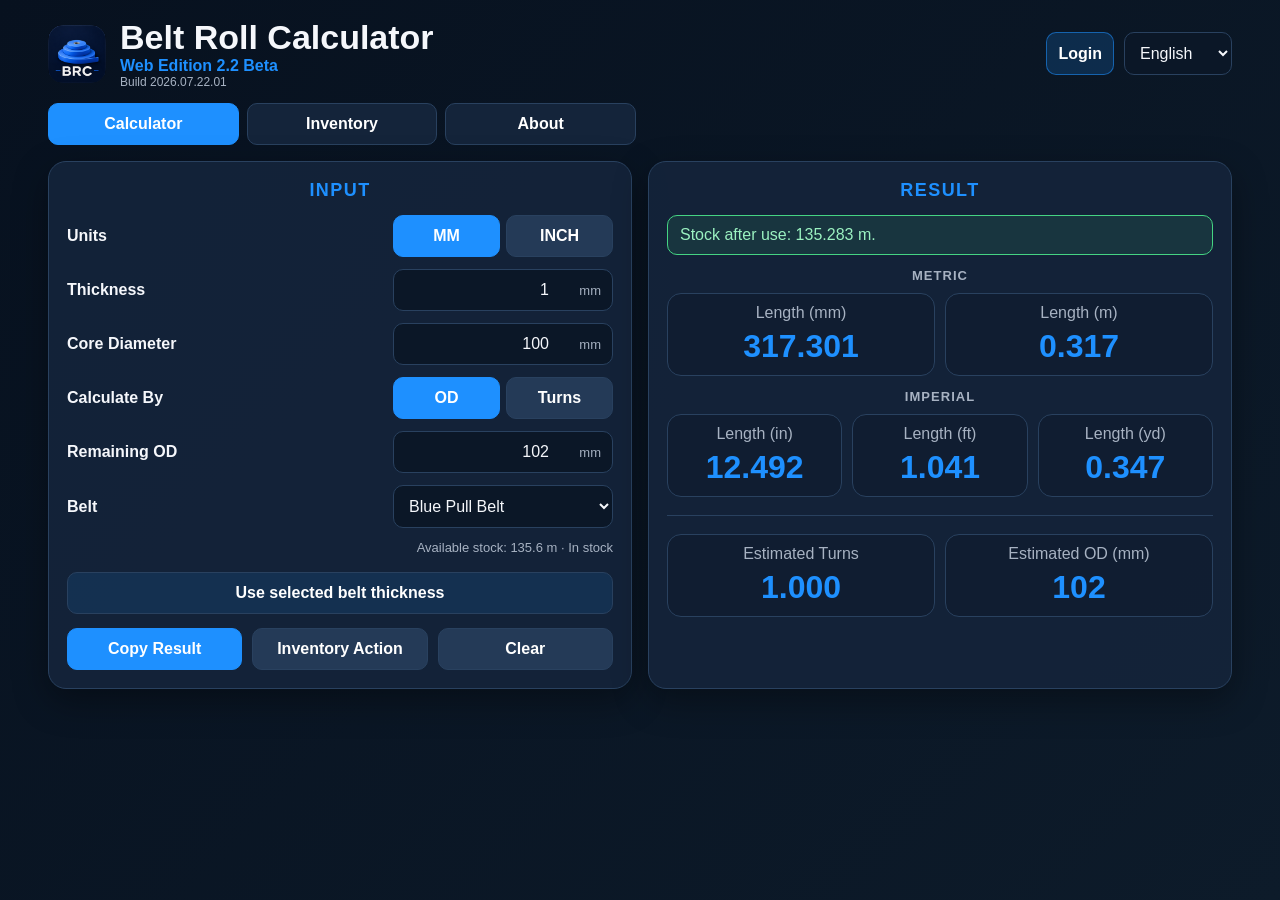
<file: belt-roll-calculator/index.html>
<!doctype html>
<html lang="en">
<head>
  <meta charset="utf-8">
  <meta name="viewport" content="width=device-width,initial-scale=1,viewport-fit=cover">
  <meta name="theme-color" content="#0d1b2a">
  <meta name="apple-mobile-web-app-capable" content="yes">
  <meta name="apple-mobile-web-app-title" content="Belt Calculator">
  <meta name="description" content="Calculate belt-roll length and manage local belt inventory.">
  <link rel="manifest" href="manifest.webmanifest">
  <link rel="apple-touch-icon" href="assets/icons/icon-180.png">
  <link rel="stylesheet" href="css/app.css">
  <title>Belt Roll Calculator</title>
</head>
<body>
  <main class="app">
    <header>
      <div class="brand">
        <img src="assets/icons/icon-192.png" alt="Belt Roll Calculator logo">
        <div>
          <h1>Belt Roll Calculator</h1>
          <div class="version">Web Edition 2.2 Beta</div>
          <div class="build">Build 2026.07.22.01</div>
        </div>
      </div>
      <div class="top">
        <button id="loginBtn" class="session" type="button">Login</button>
        <label class="sr-only" for="lang">Language</label>
        <select id="lang" aria-label="Language">
          <option value="en">English</option>
          <option value="zh">简体中文</option>
          <option value="es">Español</option>
        </select>
      </div>
    </header>

    <nav aria-label="Main navigation">
      <button class="tab active" type="button" data-page="calculator" data-i="calculator">Calculator</button>
      <button class="tab" type="button" data-page="inventory" data-i="inventory">Inventory</button>
      <button class="tab admin-tab" type="button" data-page="logs" data-i="logs">Logs</button>
      <button class="tab admin-tab" type="button" data-page="users" data-i="users">Users</button>
      <button class="tab admin-tab" type="button" data-page="settings" data-i="settings">Settings</button>
      <button class="tab" type="button" data-page="about" data-i="about">About</button>
    </nav>

    <section id="calculator" class="page active">
      <div class="grid">
        <div class="panel">
          <h2 data-i="input">Input</h2>
          <div class="row">
            <span class="field-label" data-i="units">Units</span>
            <div class="seg" role="group" aria-label="Units">
              <button id="uMM" type="button" data-unit="MM">MM</button>
              <button id="uIN" type="button" data-unit="IN">INCH</button>
            </div>
          </div>
          <div class="row">
            <label for="thickness" data-i="thickness">Thickness</label>
            <div class="input"><input id="thickness" type="number" value="1" min="0" step="any"><span class="dimension-unit">mm</span></div>
          </div>
          <div class="row">
            <label for="core" data-i="core">Core Diameter</label>
            <div class="input"><input id="core" type="number" value="100" min="0" step="any"><span class="dimension-unit">mm</span></div>
          </div>
          <div class="row">
            <span class="field-label" data-i="calculateBy">Calculate By</span>
            <div class="seg" role="group" aria-label="Calculation method">
              <button id="mOD" type="button" data-mode="od" data-i="odLabel">OD</button>
              <button id="mTurns" type="button" data-mode="turns" data-i="turns">Turns</button>
            </div>
          </div>
          <div class="row">
            <label id="remainingLabel" for="remaining">Remaining OD</label>
            <div class="input"><input id="remaining" type="number" value="102" min="0" step="any"><span id="remainingUnit">mm</span></div>
          </div>
          <div class="row">
            <label for="beltSelect" data-i="belt">Belt</label>
            <select id="beltSelect"></select>
          </div>
          <div id="selectedBeltStatus" class="belt-status" aria-live="polite"></div>
          <button id="useBeltThickness" class="secondary wide" type="button" data-i="useBeltThickness">Use selected belt thickness</button>
          <div class="actions">
            <button id="copyBtn" class="primary" type="button" data-i="copy">Copy Result</button>
            <button id="invActionBtn" type="button" data-i="inventoryAction">Inventory Action</button>
            <button id="clearBtn" type="button" data-i="clear">Clear</button>
          </div>
        </div>

        <div class="panel">
          <h2 data-i="result">Result</h2>
          <div id="warn" role="status" aria-live="polite"></div>
          <div class="result">
            <h3 data-i="metric">Metric</h3>
            <div class="cards two">
              <div><p id="labMM">Length (mm)</p><b id="valMM">-</b></div>
              <div><p id="labM">Length (m)</p><b id="valM">-</b></div>
            </div>
            <h3 data-i="imperial">Imperial</h3>
            <div class="cards three">
              <div><p id="labIN">Length (in)</p><b id="valIN">-</b></div>
              <div><p id="labFT">Length (ft)</p><b id="valFT">-</b></div>
              <div><p id="labYD">Length (yd)</p><b id="valYD">-</b></div>
            </div>
            <hr>
            <div class="cards two checks">
              <div><p id="turnsLabel">Estimated Turns</p><b id="turnsVal">-</b></div>
              <div><p id="odResultLabel">Estimated OD</p><b id="odResultVal">-</b></div>
            </div>
          </div>
        </div>
      </div>
    </section>

    <section id="inventory" class="page">
      <div id="inventorySummary" class="summary-cards" aria-live="polite"></div>
      <div class="grid">
        <div class="panel">
          <h2 data-i="inventory">Inventory</h2>
          <div class="bar">
            <label class="sr-only" for="search" data-i="search">Search</label>
            <input id="search" type="search" placeholder="Search" data-i-placeholder="search">
            <button id="addBelt" class="primary admin-only" type="button" data-i="addBelt">Add Belt</button>
          </div>
          <div id="beltList"></div>
        </div>
        <div class="panel">
          <h2 data-i="beltDetail">Belt Detail</h2>
          <div id="beltDetail"></div>
        </div>
      </div>
    </section>

    <section id="logs" class="page">
      <div class="panel">
        <h2 data-i="logs">Logs</h2>
        <div class="bar">
          <label class="sr-only" for="logSearch" data-i="searchLogs">Search logs</label>
          <input id="logSearch" type="search" placeholder="Search logs" data-i-placeholder="searchLogs">
          <button id="exportLogs" type="button" data-i="exportCsv">Export CSV</button>
          <button id="clearLogs" class="danger" type="button" data-i="clearLogs">Clear Logs</button>
        </div>
        <div id="logList"></div>
      </div>
    </section>

    <section id="users" class="page">
      <div class="panel narrow">
        <h2 data-i="users">Users</h2>
        <div id="userList"></div>
        <h3 data-i="addUser">Add User</h3>
        <div class="row"><label for="newUserName" data-i="username">Username</label><input id="newUserName" maxlength="50" autocomplete="off"></div>
        <div class="row"><label for="newUserPin" data-i="pin">4-digit PIN</label><input id="newUserPin" inputmode="numeric" maxlength="4" type="password" autocomplete="new-password"></div>
        <button id="addUserBtn" class="primary wide" type="button" data-i="addUser">Add User</button>
      </div>
    </section>

    <section id="settings" class="page">
      <div class="panel narrow">
        <h2 data-i="settings">Settings</h2>
        <div class="row">
          <span class="field-label" data-i="passwordProtection">Inventory Password Protection</span>
          <div class="seg" role="group" aria-label="Inventory password protection">
            <button id="secOn" type="button" data-value="on">ON</button>
            <button id="secOff" type="button" data-value="off">OFF</button>
          </div>
        </div>
        <button id="saveSettings" class="primary wide" type="button" data-i="saveSettings">Save Settings</button>
        <hr>
        <h3 data-i="dataBackup">Data Backup</h3>
        <p class="muted" data-i="backupHelp">Export a backup before moving to a new device or clearing browser data.</p>
        <div class="actions">
          <button id="exportBackup" type="button" data-i="exportBackup">Export Backup</button>
          <button id="importBackup" type="button" data-i="importBackup">Import Backup</button>
          <input id="backupFile" class="sr-only" type="file" accept="application/json,.json">
        </div>
      </div>
    </section>

    <section id="about" class="page">
      <div class="panel about">
        <h2 data-i="about">About</h2>
        <img id="aboutLogo" class="about-logo" src="assets/logo/brc-logo.png" alt="Belt Roll Calculator">
        <h3>Belt Roll Calculator</h3>
        <p>Web Edition 2.2 Beta</p>
        <p>Build 2026.07.22.01</p>
        <p data-i="localDataNote">Inventory data is stored on this device. Export regular backups.</p>
        <p>Designed and Developed by<br><b>Raymond Lei</b></p>
        <p>Copyright © 2026 Raymond Lei</p>
        <p>All Rights Reserved.</p>
      </div>
    </section>
  </main>

  <div id="toast" role="status" aria-live="polite"></div>

  <div id="loginModal" class="modal" aria-hidden="true">
    <div class="dialog" role="dialog" aria-modal="true" aria-labelledby="loginTitle">
      <h2 id="loginTitle" data-i="login">Login</h2>
      <div class="row"><label for="loginUser" data-i="user">User</label><select id="loginUser"></select></div>
      <div class="row"><label for="loginPin" data-i="pin">4-digit PIN</label><input id="loginPin" inputmode="numeric" maxlength="4" type="password" autocomplete="current-password"></div>
      <div class="actions"><button id="doLogin" class="primary" type="button" data-i="login">Login</button><button type="button" data-close="loginModal" data-i="cancel">Cancel</button></div>
    </div>
  </div>

  <div id="beltModal" class="modal" aria-hidden="true">
    <div class="dialog" role="dialog" aria-modal="true" aria-labelledby="beltModalTitle">
      <h2 id="beltModalTitle" data-i="belt">Belt</h2>
      <div class="form" id="beltForm"></div>
      <div class="actions"><button id="saveBelt" class="primary" type="button" data-i="save">Save</button><button id="deleteBelt" class="danger" type="button" data-i="delete">Delete</button><button type="button" data-close="beltModal" data-i="cancel">Cancel</button></div>
    </div>
  </div>

  <div id="actionModal" class="modal" aria-hidden="true">
    <div class="dialog" role="dialog" aria-modal="true" aria-labelledby="actionTitle">
      <h2 id="actionTitle" data-i="inventoryAction">Inventory Action</h2>
      <div id="actionSummary" class="action-summary"></div>
      <div class="row">
        <label for="actionType" data-i="operation">Operation</label>
        <select id="actionType">
          <option value="use" data-i="useStock">Use Stock</option>
          <option value="add" data-i="addStock">Add Stock</option>
          <option value="set" data-i="setBalance">Set Balance</option>
        </select>
      </div>
      <div class="row"><label for="actionAmount" data-i="amountM">Amount (m)</label><input id="actionAmount" type="number" min="0" step="any"></div>
      <div id="passwordRow" class="row"><label for="actionPin" data-i="pin">4-digit PIN</label><input id="actionPin" inputmode="numeric" maxlength="4" type="password" autocomplete="current-password"></div>
      <div class="row"><label for="actionNote" data-i="notes">Notes</label><textarea id="actionNote" maxlength="500"></textarea></div>
      <p id="setWarn" class="warning" data-i="setWarning">Set Balance will overwrite inventory.</p>
      <div class="actions"><button id="confirmAction" class="primary" type="button" data-i="confirm">Confirm</button><button type="button" data-close="actionModal" data-i="cancel">Cancel</button></div>
    </div>
  </div>

  <script type="module" src="js/app.js"></script>
</body>
</html>
</file>
<file: belt-roll-calculator/css/app.css>
:root {
  --bg: #0d1b2a;
  --bg-deep: #07111f;
  --card: #14243a;
  --field: #0b1727;
  --line: #29415f;
  --text: #f5f7fb;
  --muted: #a7b2c2;
  --blue: #1e90ff;
  --blue-dark: #116fca;
  --red: #c84a4a;
  --green: #45d483;
  --yellow: #f0c849;
  --shadow: 0 12px 34px rgb(0 0 0 / 35%);
}

* { box-sizing: border-box; }

html { min-height: 100%; }

body {
  min-height: 100vh;
  margin: 0;
  font-family: -apple-system, BlinkMacSystemFont, "Segoe UI", Arial, sans-serif;
  background: linear-gradient(135deg, var(--bg-deep), var(--bg));
  color: var(--text);
}

button, input, select, textarea { font: inherit; }
button { cursor: pointer; }
button:disabled { cursor: not-allowed; opacity: .5; }
button:focus-visible, input:focus-visible, select:focus-visible, textarea:focus-visible {
  outline: 3px solid rgb(30 144 255 / 45%);
  outline-offset: 2px;
}

.app { max-width: 1220px; margin: auto; padding: 18px; }

header {
  display: flex;
  justify-content: space-between;
  align-items: center;
  gap: 14px;
  margin-bottom: 14px;
}

.brand { display: flex; align-items: center; gap: 14px; }
.brand img { width: 58px; height: 58px; border-radius: 15px; }
h1 { margin: 0; font-size: clamp(24px, 4vw, 34px); }
h3 { margin-bottom: 10px; }
.version { color: var(--blue); font-weight: 800; }
.build { color: var(--muted); font-size: 12px; }
.top { display: flex; gap: 10px; }

select, input, textarea {
  width: 100%;
  padding: 11px;
  border: 1px solid var(--line);
  border-radius: 10px;
  background: var(--field);
  color: var(--text);
}

textarea { min-height: 82px; resize: vertical; }

nav {
  display: grid;
  grid-template-columns: repeat(6, 1fr);
  gap: 8px;
  margin: 12px 0 16px;
}

button {
  padding: 11px;
  border: 1px solid var(--line);
  border-radius: 10px;
  background: #243a57;
  color: #fff;
  font-weight: 800;
}

button:hover:not(:disabled) { filter: brightness(1.1); }
.tab { background: var(--card); }
.tab.active, .seg button.active { border-color: var(--blue); background: var(--blue); }
.primary { border-color: var(--blue); background: var(--blue); }
.secondary { background: rgb(30 144 255 / 12%); }
.danger { border-color: var(--red); background: var(--red); }
.session { border-color: rgb(30 144 255 / 55%); background: rgb(30 144 255 / 18%); }
.wide { width: 100%; }

.page { display: none; }
.page.active { display: block; }
.grid { display: grid; grid-template-columns: 1fr 1fr; gap: 16px; }

.panel {
  padding: 18px;
  border: 1px solid var(--line);
  border-radius: 18px;
  background: rgb(20 36 58 / 94%);
  box-shadow: var(--shadow);
}

.panel h2 {
  margin: 0 0 14px;
  color: var(--blue);
  font-size: 18px;
  letter-spacing: .08em;
  text-align: center;
  text-transform: uppercase;
}

.row {
  display: grid;
  grid-template-columns: minmax(120px, 1fr) minmax(150px, 220px);
  gap: 12px;
  align-items: center;
  margin: 12px 0;
}

.field-label, .row label { font-weight: 650; }
.seg { display: grid; grid-template-columns: 1fr 1fr; gap: 6px; }
.input { position: relative; }
.input input { padding-right: 48px; text-align: right; }
.input span { position: absolute; top: 50%; right: 12px; transform: translateY(-50%); color: var(--muted); font-size: 13px; }
.actions { display: flex; flex-wrap: wrap; gap: 10px; margin-top: 14px; }
.actions button { flex: 1; }

.belt-status {
  min-height: 22px;
  margin: 2px 0 10px;
  color: var(--muted);
  font-size: 13px;
  text-align: right;
}

.belt-status.low { color: var(--yellow); }
.cards { display: grid; gap: 10px; }
.two { grid-template-columns: 1fr 1fr; }
.three { grid-template-columns: repeat(3, 1fr); }
.cards > div, .center, .summary-card {
  padding: 10px;
  border: 1px solid var(--line);
  border-radius: 14px;
  background: rgb(11 23 39 / 38%);
  text-align: center;
}

.cards p, .center p { margin: 0 0 6px; color: var(--muted); }
.cards b, .center b { color: var(--blue); font-size: clamp(22px, 3.2vw, 32px); }
.result h3 { color: var(--muted); font-size: 13px; letter-spacing: .08em; text-align: center; text-transform: uppercase; }
hr { border: 0; border-top: 1px solid var(--line); margin: 18px 0; }

.warning, .success-note {
  margin: 0 0 12px;
  padding: 10px 12px;
  border: 1px solid var(--yellow);
  border-radius: 10px;
  background: rgb(240 200 73 / 12%);
  color: #ffe899;
}

.success-note { border-color: var(--green); background: rgb(69 212 131 / 10%); color: #9bf2c1; }
.bar { display: flex; gap: 10px; margin-bottom: 12px; }
.bar input { min-width: 120px; }
.bar button { white-space: nowrap; }

.summary-cards {
  display: grid;
  grid-template-columns: repeat(3, 1fr);
  gap: 12px;
  margin-bottom: 16px;
}

.summary-card span { display: block; color: var(--muted); font-size: 13px; }
.summary-card b { display: block; margin-top: 4px; color: var(--blue); font-size: 26px; }
.summary-card.low b { color: var(--yellow); }

.belt-card, .log-card, .user-card {
  margin: 8px 0;
  padding: 12px;
  border: 1px solid var(--line);
  border-radius: 14px;
  background: rgb(11 23 39 / 45%);
}

.belt-card { width: 100%; color: var(--text); text-align: left; }
.belt-card.active { outline: 2px solid var(--blue); }
.belt-card.low { border-color: var(--yellow); }
.title { font-size: 18px; font-weight: 900; }
.sub { color: var(--muted); font-size: 13px; }
.stock { margin-top: 3px; color: var(--green); font-size: 22px; font-weight: 900; }
.low .stock { color: var(--yellow); }
.empty-state { padding: 24px 12px; color: var(--muted); text-align: center; }
.detail-row { display: flex; justify-content: space-between; gap: 12px; padding: 8px 0; border-bottom: 1px solid var(--line); }
.detail-row span { color: var(--muted); }
.detail-row b { overflow-wrap: anywhere; text-align: right; }
.narrow { max-width: 780px; margin: auto; }
.muted { color: var(--muted); }
.about { text-align: center; }
.about-logo { width: min(max(110px, 24vw), 190px); height: min(max(110px, 24vw), 190px); border-radius: 22%; cursor: pointer; }
.about-logo.easter { animation: easter 5s ease-in-out; }

@keyframes easter {
  0%, 100% { filter: hue-rotate(0); transform: scale(1); }
  25% { filter: hue-rotate(100deg) saturate(2); transform: scale(1.08) rotate(-2deg); }
  50% { filter: hue-rotate(220deg) saturate(2); transform: scale(.96) rotate(2deg); }
  75% { filter: hue-rotate(320deg) saturate(1.8); transform: scale(1.06); }
}

#toast {
  display: none;
  position: fixed;
  z-index: 40;
  bottom: 22px;
  left: 50%;
  max-width: calc(100vw - 32px);
  padding: 10px 14px;
  transform: translateX(-50%);
  border: 1px solid var(--line);
  border-radius: 999px;
  background: #102238;
  box-shadow: var(--shadow);
  text-align: center;
}

.modal {
  display: none;
  position: fixed;
  z-index: 30;
  inset: 0;
  align-items: center;
  justify-content: center;
  padding: 18px;
  background: rgb(0 0 0 / 68%);
}

.modal.open { display: flex; }
.dialog { width: min(720px, 100%); max-height: calc(100vh - 40px); overflow: auto; padding: 18px; border-radius: 20px; background: #f7f7f7; color: #111; box-shadow: var(--shadow); }
.dialog h2 { margin-top: 0; }
.dialog input, .dialog select, .dialog textarea { border-color: #bbb; background: #fff; color: #111; }
.dialog .warning { color: #6d4d00; background: #fff4d6; }
.form { display: grid; grid-template-columns: 160px 1fr; gap: 10px; align-items: center; }
.form label { font-weight: 800; }
.action-summary { padding: 12px; border-radius: 12px; background: #e8eef6; }
#setWarn { display: none; }
.sr-only { position: absolute !important; width: 1px !important; height: 1px !important; padding: 0 !important; margin: -1px !important; overflow: hidden !important; clip: rect(0, 0, 0, 0) !important; white-space: nowrap !important; border: 0 !important; }

@media (max-width: 820px) {
  .grid { grid-template-columns: 1fr; }
  nav { grid-template-columns: repeat(3, 1fr); }
  .three { grid-template-columns: 1fr; }
  .summary-cards { grid-template-columns: 1fr 1fr 1fr; }
}

@media (max-width: 600px) {
  header { flex-direction: column; align-items: stretch; }
  .top { width: 100%; }
  .top > * { flex: 1; }
  .row, .form { grid-template-columns: 1fr; gap: 6px; }
  nav { grid-template-columns: 1fr 1fr; }
  .two { grid-template-columns: 1fr; }
  .summary-cards { grid-template-columns: 1fr; }
  .bar { flex-wrap: wrap; }
  .bar input { flex-basis: 100%; }
  .checks { grid-template-columns: 1fr 1fr; }
}
</file>
